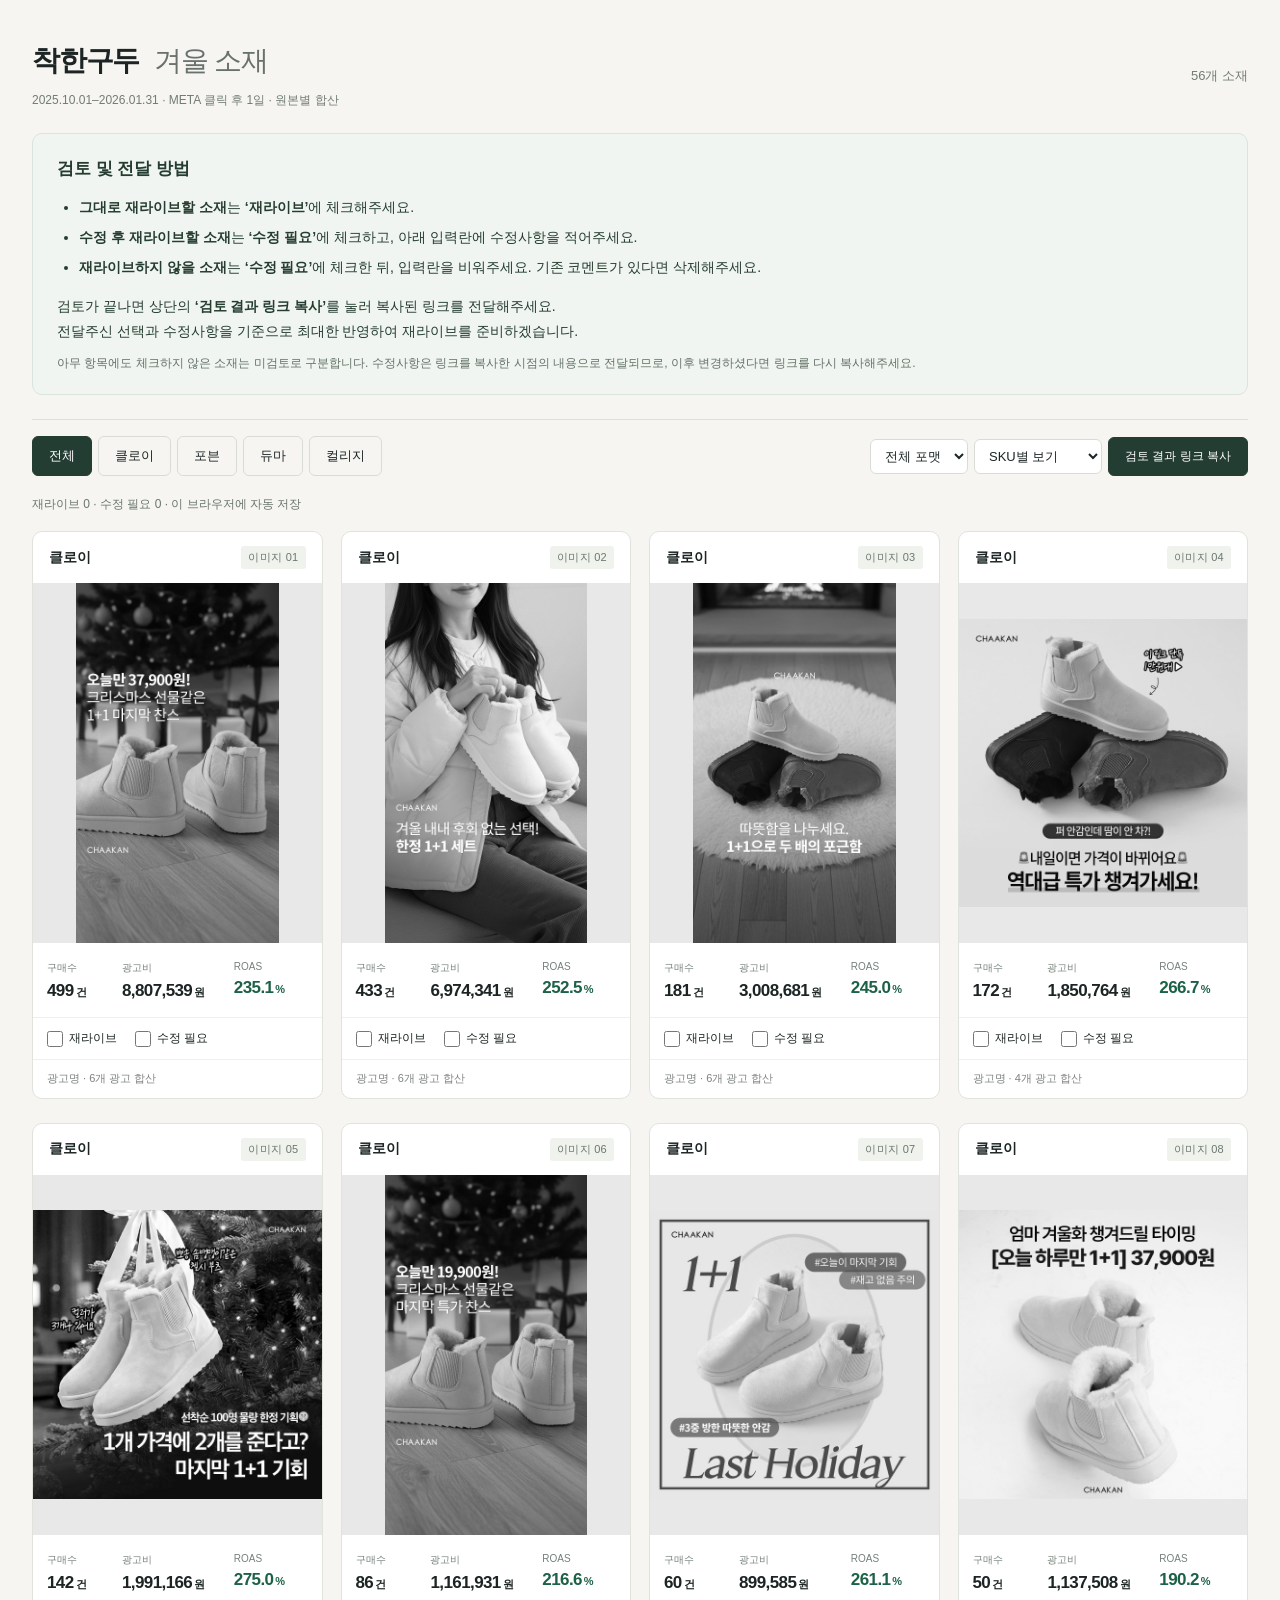
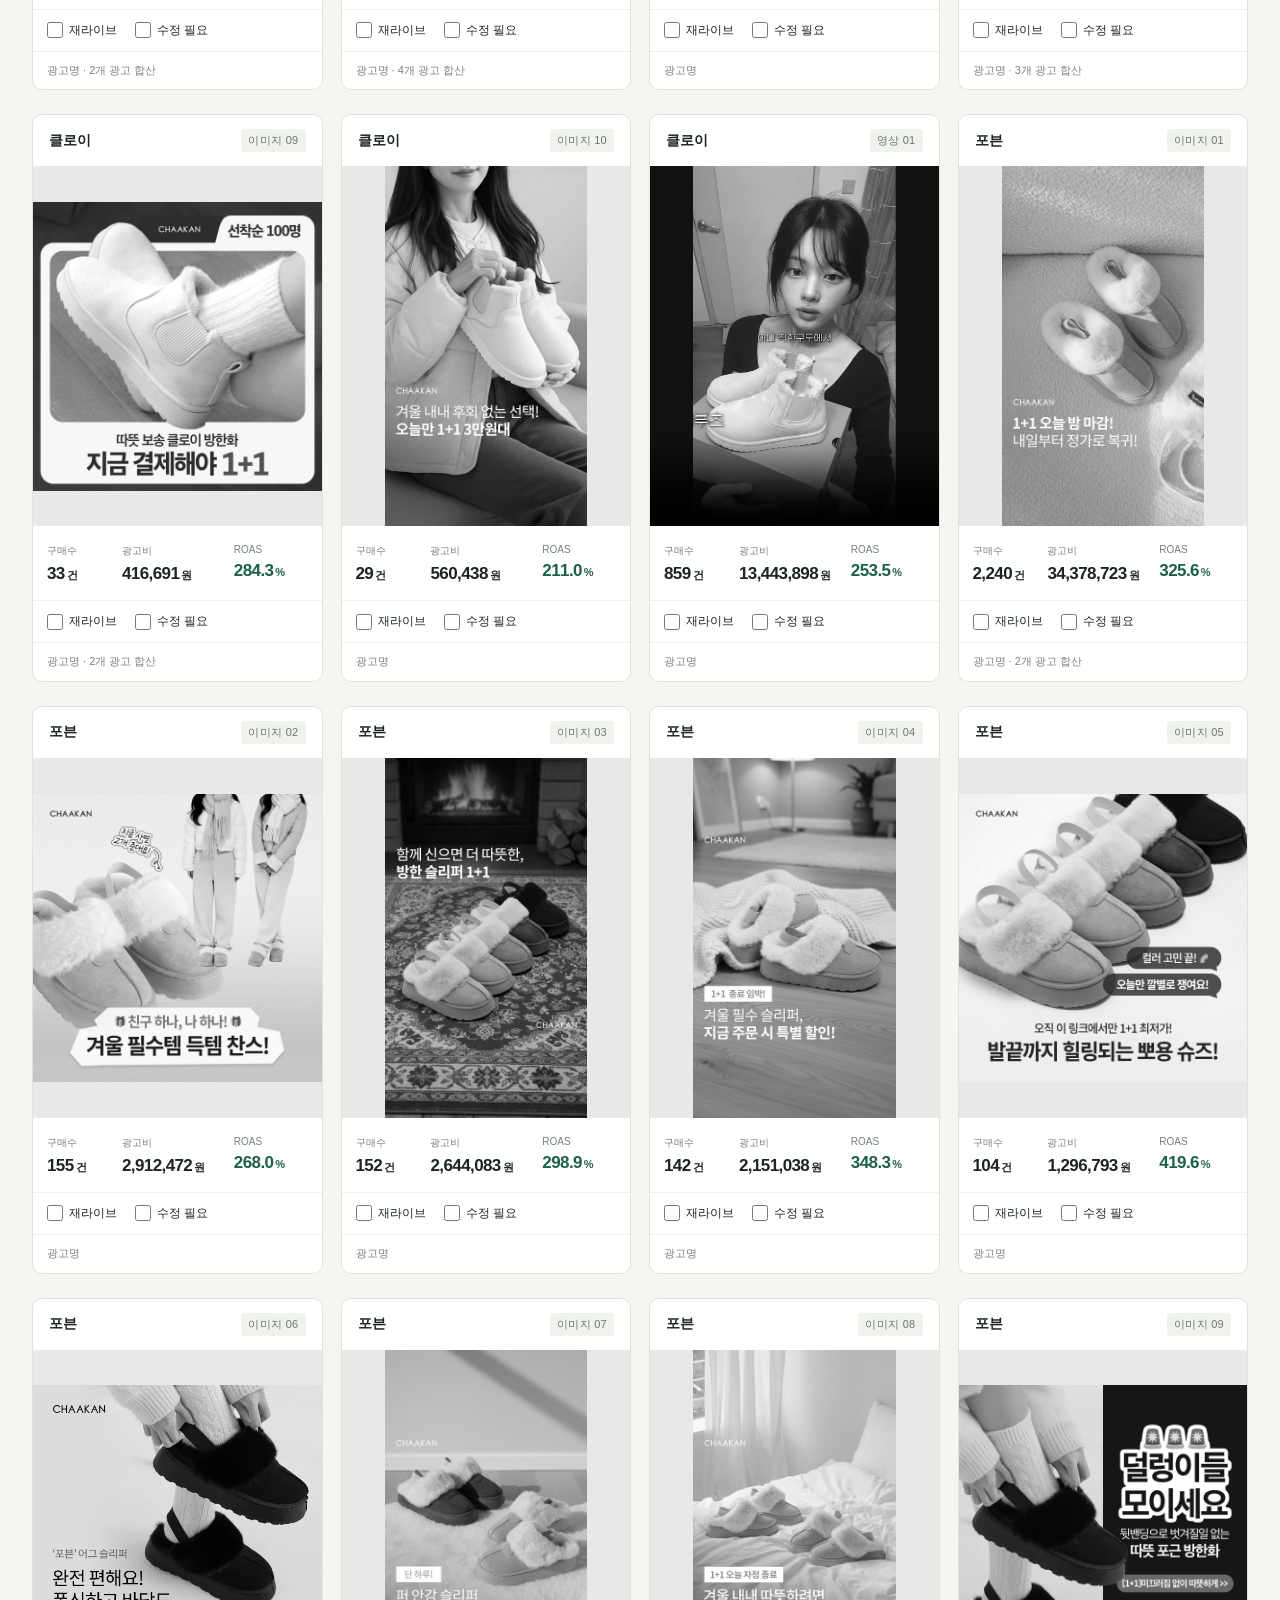
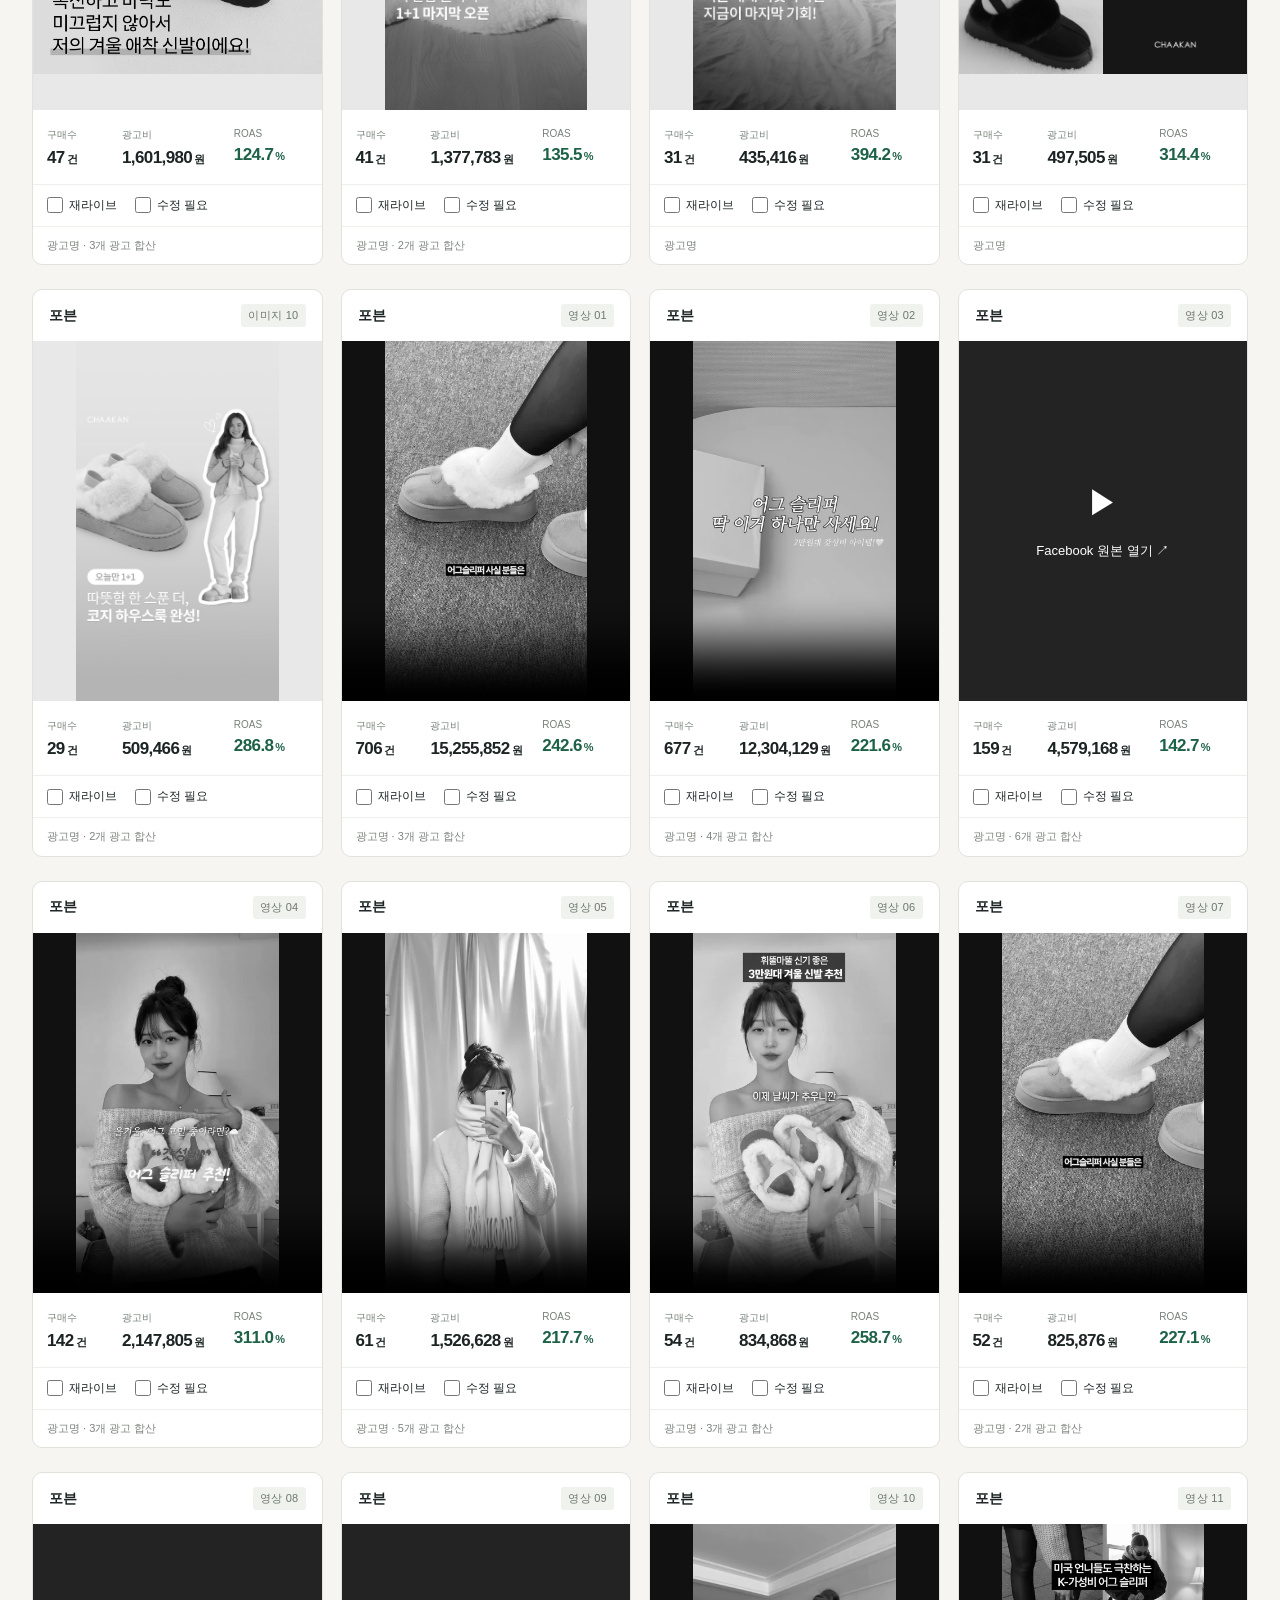
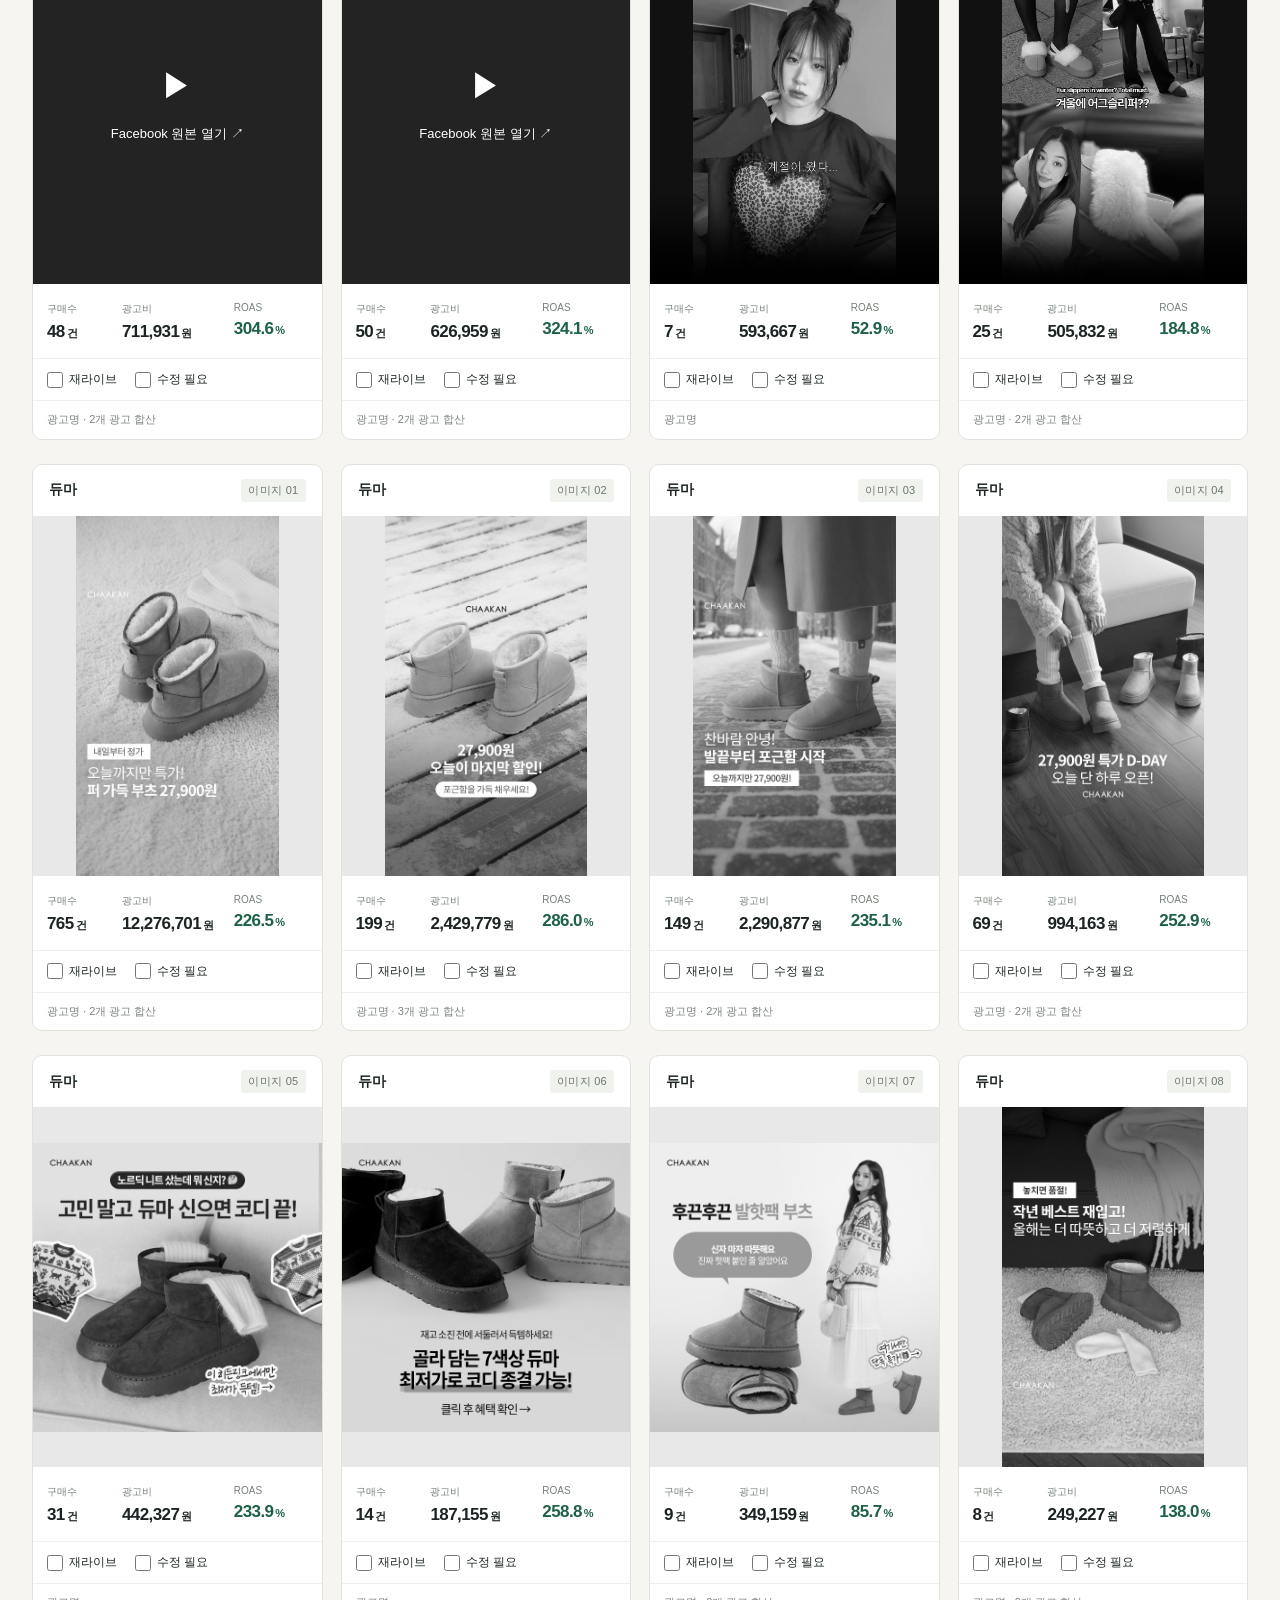
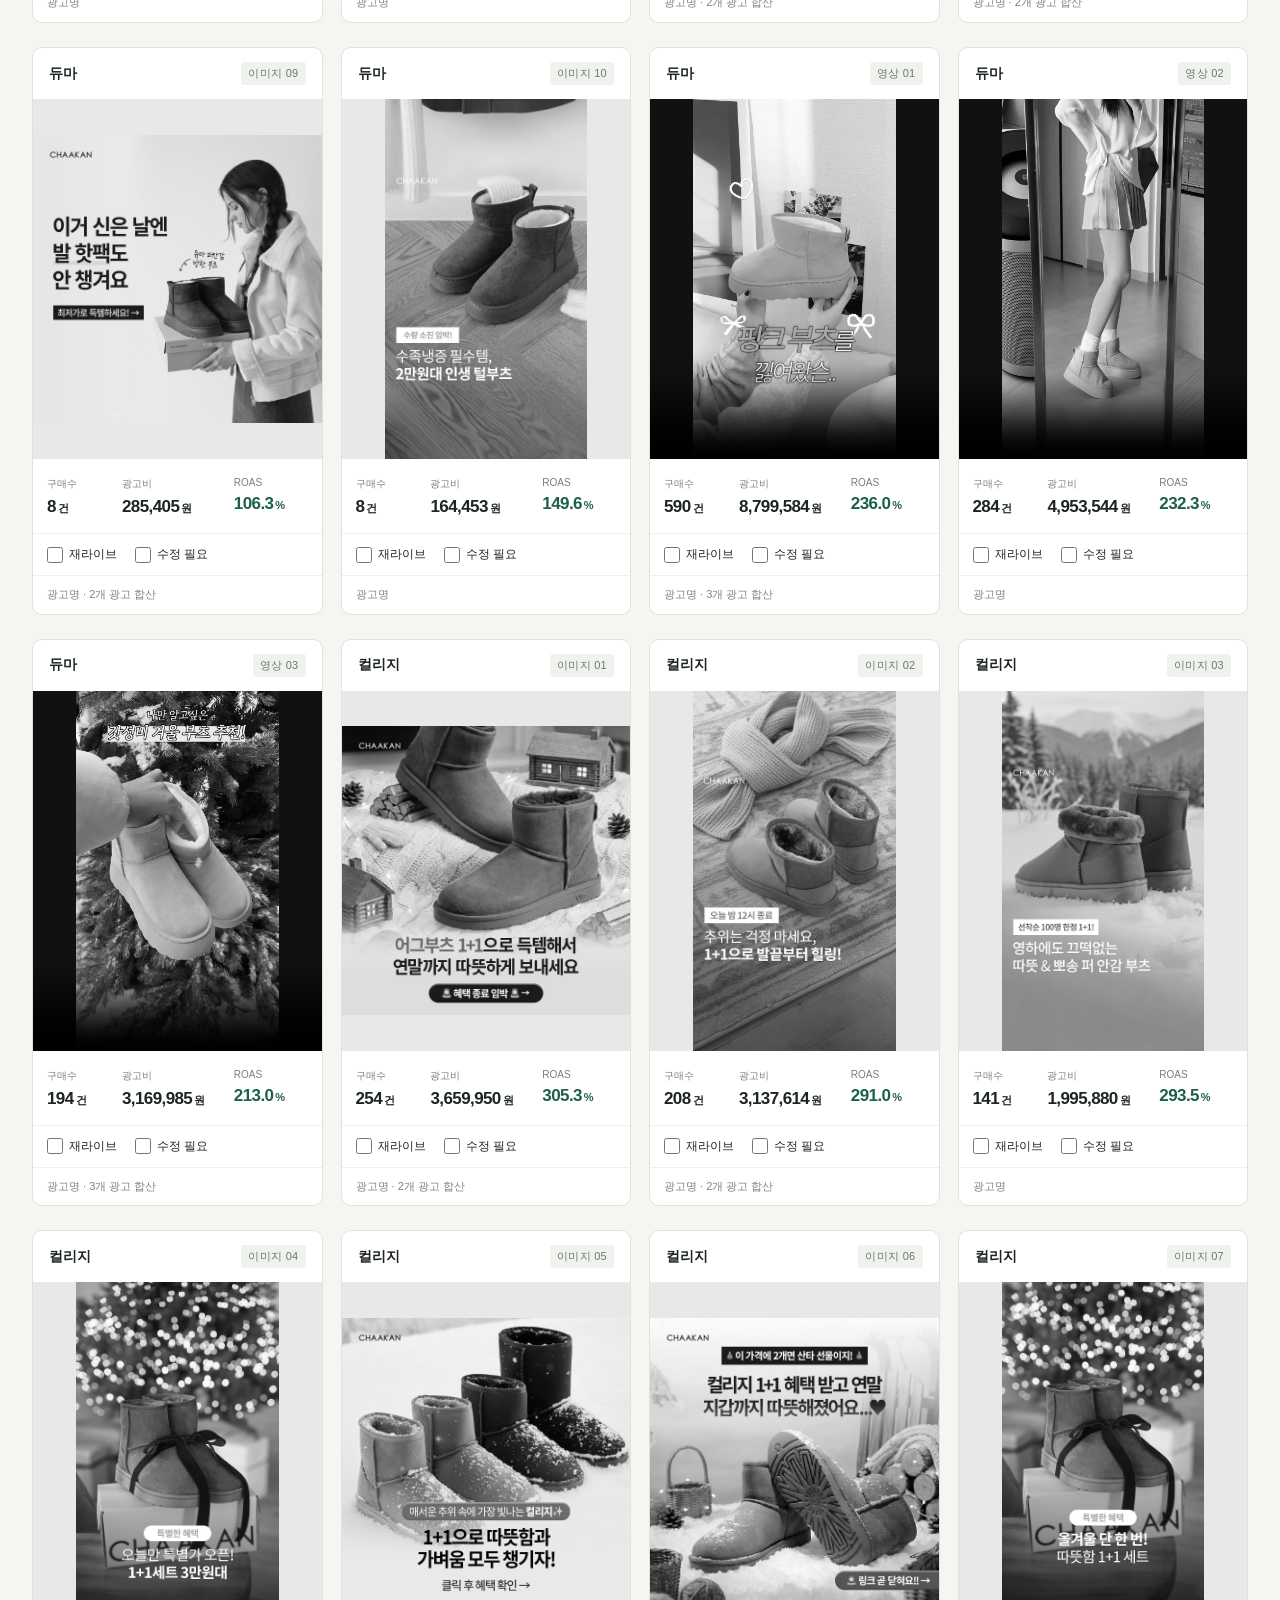
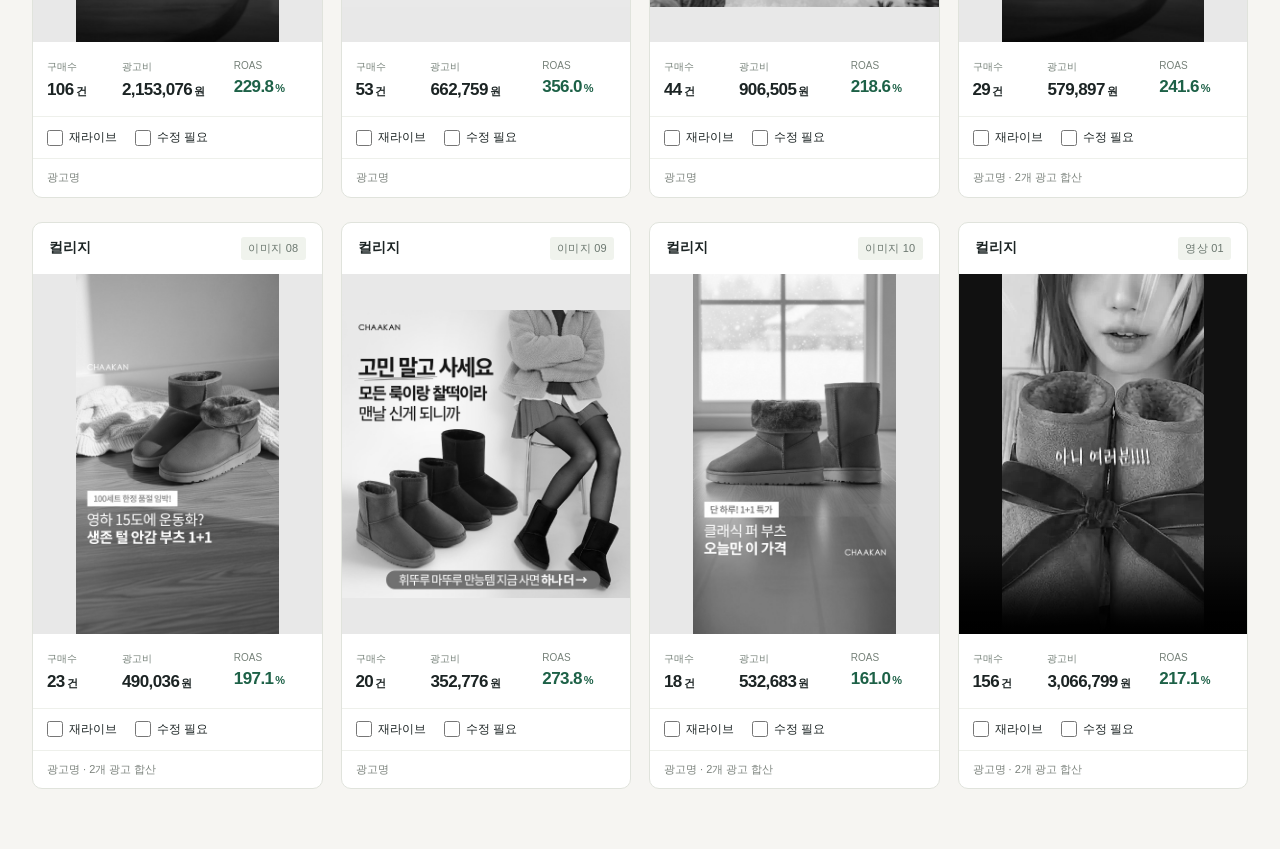
<file: index.html>
<!doctype html>
<html lang="ko"><head><meta charset="utf-8"><meta name="viewport" content="width=device-width,initial-scale=1"><meta name="robots" content="noindex,nofollow"><title>착한구두 · 겨울 소재</title><link rel="stylesheet" href="style.css"><link rel="stylesheet" href="review.css"></head>
<body><header><div><h1>착한구두 <span>겨울 소재</span></h1><p>2025.10.01–2026.01.31 · META 클릭 후 1일 · 원본별 합산</p></div><div id="count"></div></header>
<main><aside class="review-guide" aria-labelledby="review-guide-title"><h2 id="review-guide-title">검토 및 전달 방법</h2><ul><li><strong>그대로 재라이브할 소재</strong>는 <b>‘재라이브’</b>에 체크해주세요.</li><li><strong>수정 후 재라이브할 소재</strong>는 <b>‘수정 필요’</b>에 체크하고, 아래 입력란에 수정사항을 적어주세요.</li><li><strong>재라이브하지 않을 소재</strong>는 <b>‘수정 필요’</b>에 체크한 뒤, 입력란을 비워주세요. 기존 코멘트가 있다면 삭제해주세요.</li></ul><p>검토가 끝나면 상단의 <b>‘검토 결과 링크 복사’</b>를 눌러 복사된 링크를 전달해주세요.<br>전달주신 선택과 수정사항을 기준으로 최대한 반영하여 재라이브를 준비하겠습니다.</p><small>아무 항목에도 체크하지 않은 소재는 미검토로 구분합니다. 수정사항은 링크를 복사한 시점의 내용으로 전달되므로, 이후 변경하셨다면 링크를 다시 복사해주세요.</small></aside><div class="toolbar"><nav aria-label="SKU"><button class="active" data-sku="전체">전체</button><button data-sku="클로이">클로이</button><button data-sku="포븐">포븐</button><button data-sku="듀마">듀마</button><button data-sku="컬리지">컬리지</button></nav><div class="controls"><select id="format" aria-label="포맷"><option>전체 포맷</option><option>이미지</option><option>영상</option></select><select id="sort" aria-label="정렬"><option value="default">SKU별 보기</option><option value="purchases">구매수 높은 순</option><option value="cost">광고비 높은 순</option><option value="roas">ROAS 높은 순</option></select></div></div><div id="grid" class="grid"></div></main>
<dialog id="viewer"><button class="close" aria-label="닫기">×</button><img id="large" alt="소재 확대"><div id="caption"></div></dialog><script src="data.js"></script><script src="review.js"></script></body></html>
</file>
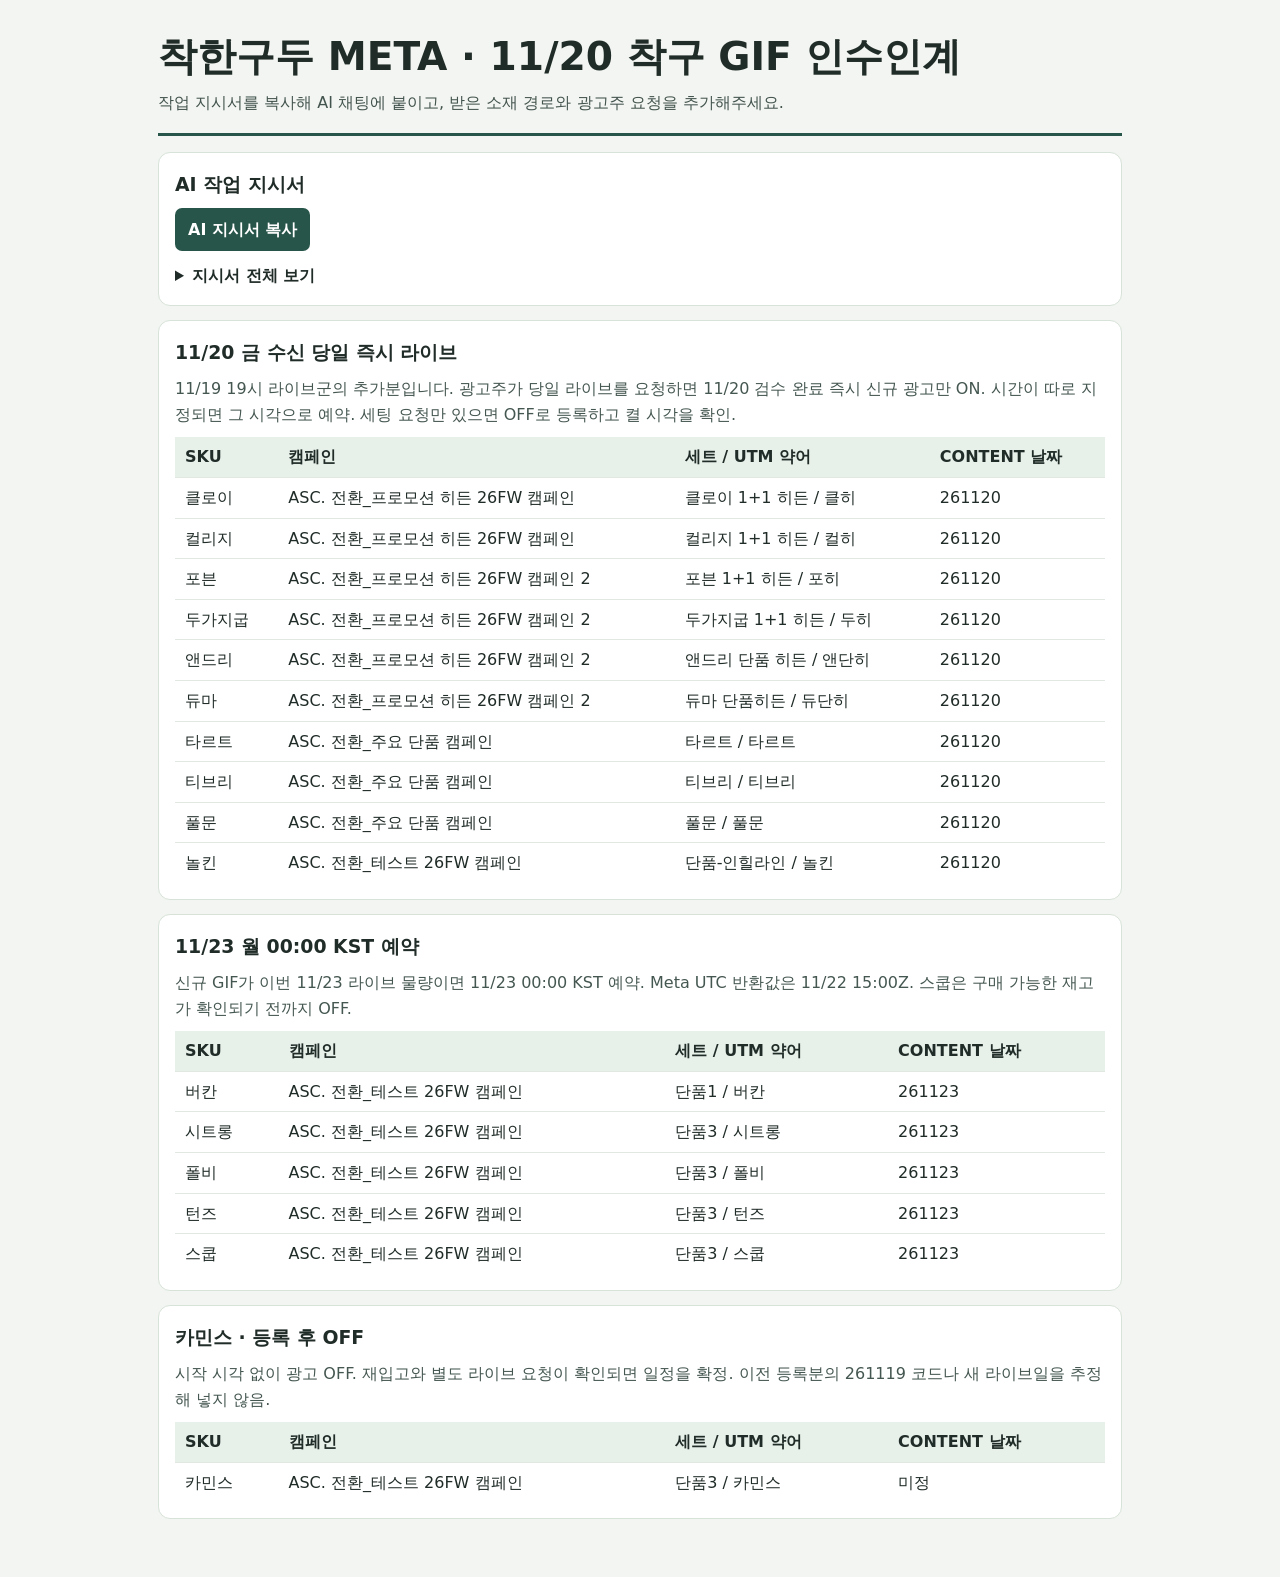
<file: gif-handoff-20261120/index.html>
<!doctype html><html lang="ko"><head><meta charset="utf-8"><meta name="viewport" content="width=device-width,initial-scale=1"><meta name="robots" content="noindex,nofollow"><title>착한구두 META · 11/20 착구 GIF 인수인계</title><style>
:root{font:16px/1.6 system-ui,"Malgun Gothic",sans-serif;color:#202c28;background:#f2f5f1}*{box-sizing:border-box}body{margin:0}main{max-width:1000px;margin:auto;padding:32px 18px 44px}h1,h2,p{margin:0}h1{font-size:clamp(1.65rem,4vw,2.45rem);line-height:1.25}h2{font-size:1.18rem;margin-bottom:9px}header{border-bottom:3px solid #28554a;padding-bottom:17px;margin-bottom:16px}header p{margin-top:9px;color:#43534e}section{border-radius:12px;border:1px solid #d7e2d8;background:white;padding:16px;margin:14px 0}.wrap{overflow:auto}table{border-collapse:collapse;width:100%;min-width:630px}td,th{text-align:left;padding:7px 10px;border-bottom:1px solid #e0e8e1}th{background:#e8f0ea}tbody tr:last-child td{border:0}.note{margin-bottom:10px;color:#455751}button{border:0;border-radius:7px;background:#28554a;color:white;font:inherit;font-weight:700;padding:9px 13px;cursor:pointer}#status{margin-left:10px}textarea{display:block;width:100%;min-height:520px;margin-top:12px;padding:12px;border:1px solid #b5c8ba;border-radius:7px;background:#f8faf8;font:inherit;line-height:1.55}details{margin-top:12px}summary{cursor:pointer;font-weight:650}@media(max-width:560px){main{padding:20px 10px}td,th{padding:7px}}
</style></head><body><main><header><h1>착한구두 META · 11/20 착구 GIF 인수인계</h1><p>작업 지시서를 복사해 AI 채팅에 붙이고, 받은 소재 경로와 광고주 요청을 추가해주세요.</p></header>
<section><h2>AI 작업 지시서</h2><button type="button" id="copy">AI 지시서 복사</button><span id="status" role="status"></span><details id="instructions"><summary>지시서 전체 보기</summary><textarea id="prompt" aria-label="AI 작업 지시서" readonly>착한구두 META 1계정(MKM_채리_착한구두)에서 2026-11-20에 전달받은 착구 제작 GIF 추가분을 아래 기준으로 세팅해줘.

소재 폴더 또는 ZIP 경로: [여기에 입력]
광고협업 최신 요청: [요청 원문 또는 스레드 링크. 바로 라이브 요청인지, 별도 시각이 있는지 포함]

[1. 일정과 세팅 위치 · Asia/Seoul]
최신 광고주 정정이 있으면 해당 SKU에 반영해. 실제 받은 파일만 처리해.
히든 = ASC. 전환_프로모션 히든 26FW 캠페인
히든2 = ASC. 전환_프로모션 히든 26FW 캠페인 2
주요 = ASC. 전환_주요 단품 캠페인
테스트 = ASC. 전환_테스트 26FW 캠페인

11/20 금 수신 당일 즉시 라이브
11/19 19시 라이브군의 추가분입니다. 광고주가 당일 라이브를 요청하면 11/20 검수 완료 즉시 신규 광고만 ON. 시간이 따로 지정되면 그 시각으로 예약. 세팅 요청만 있으면 OFF로 등록하고 켤 시각을 확인.
- 클로이 → 히든 / 클로이 1+1 히든 / 클히 · CONTENT 날짜 261120
- 컬리지 → 히든 / 컬리지 1+1 히든 / 컬히 · CONTENT 날짜 261120
- 포븐 → 히든2 / 포븐 1+1 히든 / 포히 · CONTENT 날짜 261120
- 두가지굽 → 히든2 / 두가지굽 1+1 히든 / 두히 · CONTENT 날짜 261120
- 앤드리 → 히든2 / 앤드리 단품 히든 / 앤단히 · CONTENT 날짜 261120
- 듀마 → 히든2 / 듀마 단품히든 / 듀단히 · CONTENT 날짜 261120
- 타르트 → 주요 / 타르트 / 타르트 · CONTENT 날짜 261120
- 티브리 → 주요 / 티브리 / 티브리 · CONTENT 날짜 261120
- 풀문 → 주요 / 풀문 / 풀문 · CONTENT 날짜 261120
- 놀킨 → 테스트 / 단품-인힐라인 / 놀킨 · CONTENT 날짜 261120

11/23 월 00:00 KST 예약
신규 GIF가 이번 11/23 라이브 물량이면 11/23 00:00 KST 예약. Meta UTC 반환값은 11/22 15:00Z. 스쿱은 구매 가능한 재고가 확인되기 전까지 OFF.
- 버칸 → 테스트 / 단품1 / 버칸 · CONTENT 날짜 261123
- 시트롱 → 테스트 / 단품3 / 시트롱 · CONTENT 날짜 261123
- 폴비 → 테스트 / 단품3 / 폴비 · CONTENT 날짜 261123
- 턴즈 → 테스트 / 단품3 / 턴즈 · CONTENT 날짜 261123
- 스쿱 → 테스트 / 단품3 / 스쿱 · CONTENT 날짜 261123

카민스 · 등록 후 OFF
시작 시각 없이 광고 OFF. 재입고와 별도 라이브 요청이 확인되면 일정을 확정. 이전 등록분의 261119 코드나 새 라이브일을 추정해 넣지 않음.
- 카민스 → 테스트 / 단품3 / 카민스 · CONTENT 날짜 미정
- 풀문은 1계정에서 재개됨. 신규 GIF만 추가하고 기존 광고나 상위 세트 상태는 건드리지 마.
- 앤드리는 11/19 신규 소재만 테스트 중이야. 기존에 꺼둔 소재는 그대로 두고 이번 추가 요청분만 등록해.
- 단품1이 등록 한도면 기존 광고를 삭제하거나 다른 세트로 임의 이동하지 말고 버칸만 보류해. 표 밖 SKU나 블프·파트너 콘텐츠는 별도 요청 건이야.

[2. 파일 확인 및 복사 기준]
1) MKM에 본인 계정과 착한구두 권한으로 연결하고, 수신 경로의 파일만 목록으로 만들어. ZIP이면 별도 폴더에 풀고 원본은 유지해. 제외 표시 X, 동일 파일 중복, 다른 주차·다른 유형은 작업에서 빼.
2) 11/19에 이미 등록한 착구 GIF가 있어. MKM 세팅 이력과 Meta 대상 세트를 먼저 확인해서 원본 파일명과 영상 내용, 목적지, 실제 광고 상태를 대조해. 파일명이 달라도 원본이 동일하면 중복 여부를 확인하고, 수정본은 교체 또는 별도 추가 지시를 확인해.
3) 같은 계정·세트의 최신 동일 SKU·동일 혜택 광고를 찾아 기본문구·제목·설명·CTA·페이지/Instagram을 기준으로 사용해. 전체 광고를 그대로 복제하는 대신 새 GIF를 연결해. SKU·일반/히든·단품/1+1·가격·재고·랜딩이 맞는지 검수해. 앤드리는 포근함·스웨이드 문구를 쓰고 듀마의 ‘27,900원’은 해당 영상과 현재 랜딩 가격이 맞을 때 그대로 사용해.
4) GIF는 받은 세로 원본 그대로 영상 1건씩 등록해. 자동화·(gif) 등 파일명의 토큰과 제작자·날짜를 유지하고 파일 확장자는 광고명에서 빼. 자동 음악과 다른 개선 옵션은 모두 OFF.

[3. 이름·랜딩·UTM]
- 광고명 ASC1. {원본 파일명에서 확장자만 제거}_{CONTENT}
- UTM source=meta / medium=conversion / campaign=메타_{기존 동일 SKU값}
- CONTENT 메타_{히든·히든2·주요·테스트}_{실제 라이브일 YYMMDD}_{표의 SKU 약어}_{연번}
- 예시 포븐 금요일 메타_히든2_261120_포히_{연번}, 버칸 월요일 메타_테스트_261123_버칸_{연번}. 카민스 일정이 미정이면 이번 요청의 작업용 CONTENT 날짜만 확인해.
- 정확한 연번은 실제 등록된 코드와 대조해서 이어 붙여. 이전 광고의 CONTENT나 시작 시각을 복사하지 마. 최종 URL에는 기존 상품 경로·상품번호와 필요한 비UTM 값을 보존하고 새 UTM 네 항목을 각각 한 번만 붙여. 별도 URL 매개변수 칸에 중복으로 넣지 마.

[4. 등록과 완료 확인]
1) 읽기와 파일 검수는 병렬로 하고, 동일 세트·랜딩·일정은 묶어서 처리해. 승인으로 주어진 범위에서 OFF 등록 후 재조회해. 등록만 요청됐으면 OFF 확인, 라이브 승인까지 포함이면 즉시 ON 또는 미래 예약 ON을 해당 신규 광고에만 적용해. 미래 예약은 콘텐츠 날짜와 저장된 KST 시작 시각을 먼저 맞춰. 한 건 자료가 부족하면 해당 건만 보류하고 확인된 나머지를 처리해.
2) 광고 ID, 원본 파일, 캠페인·세트, 최종 URL과 UTM, 저장된 시작 시각(KST), 광고 설정과 상위 게재 상태를 다시 읽어. 생성 응답이 불명확하면 광고명·UTM으로 재조회한 뒤 추가 시도를 판단해. 성공 확인한 건은 MKM 세팅 내역에 남겨.
3) 회신은 ‘수신 N / 신규 등록 N / 중복 제외 N / 보류 N’으로 시작하고, SKU별 광고명·광고 ID·세트·일정·ON/OFF와 보류 사유를 정리해. 기존 광고나 캠페인·세트 예산 변경은 이번 GIF 요청의 범위 밖이야.</textarea></details></section>
<section><h2>11/20 금 수신 당일 즉시 라이브</h2><p class="note">11/19 19시 라이브군의 추가분입니다. 광고주가 당일 라이브를 요청하면 11/20 검수 완료 즉시 신규 광고만 ON. 시간이 따로 지정되면 그 시각으로 예약. 세팅 요청만 있으면 OFF로 등록하고 켤 시각을 확인.</p><div class="wrap"><table><thead><tr><th scope="col">SKU</th><th scope="col">캠페인</th><th scope="col">세트 / UTM 약어</th><th scope="col">CONTENT 날짜</th></tr></thead><tbody><tr><td>클로이</td><td>ASC. 전환_프로모션 히든 26FW 캠페인</td><td>클로이 1+1 히든 / 클히</td><td>261120</td></tr><tr><td>컬리지</td><td>ASC. 전환_프로모션 히든 26FW 캠페인</td><td>컬리지 1+1 히든 / 컬히</td><td>261120</td></tr><tr><td>포븐</td><td>ASC. 전환_프로모션 히든 26FW 캠페인 2</td><td>포븐 1+1 히든 / 포히</td><td>261120</td></tr><tr><td>두가지굽</td><td>ASC. 전환_프로모션 히든 26FW 캠페인 2</td><td>두가지굽 1+1 히든 / 두히</td><td>261120</td></tr><tr><td>앤드리</td><td>ASC. 전환_프로모션 히든 26FW 캠페인 2</td><td>앤드리 단품 히든 / 앤단히</td><td>261120</td></tr><tr><td>듀마</td><td>ASC. 전환_프로모션 히든 26FW 캠페인 2</td><td>듀마 단품히든 / 듀단히</td><td>261120</td></tr><tr><td>타르트</td><td>ASC. 전환_주요 단품 캠페인</td><td>타르트 / 타르트</td><td>261120</td></tr><tr><td>티브리</td><td>ASC. 전환_주요 단품 캠페인</td><td>티브리 / 티브리</td><td>261120</td></tr><tr><td>풀문</td><td>ASC. 전환_주요 단품 캠페인</td><td>풀문 / 풀문</td><td>261120</td></tr><tr><td>놀킨</td><td>ASC. 전환_테스트 26FW 캠페인</td><td>단품-인힐라인 / 놀킨</td><td>261120</td></tr></tbody></table></div></section><section><h2>11/23 월 00:00 KST 예약</h2><p class="note">신규 GIF가 이번 11/23 라이브 물량이면 11/23 00:00 KST 예약. Meta UTC 반환값은 11/22 15:00Z. 스쿱은 구매 가능한 재고가 확인되기 전까지 OFF.</p><div class="wrap"><table><thead><tr><th scope="col">SKU</th><th scope="col">캠페인</th><th scope="col">세트 / UTM 약어</th><th scope="col">CONTENT 날짜</th></tr></thead><tbody><tr><td>버칸</td><td>ASC. 전환_테스트 26FW 캠페인</td><td>단품1 / 버칸</td><td>261123</td></tr><tr><td>시트롱</td><td>ASC. 전환_테스트 26FW 캠페인</td><td>단품3 / 시트롱</td><td>261123</td></tr><tr><td>폴비</td><td>ASC. 전환_테스트 26FW 캠페인</td><td>단품3 / 폴비</td><td>261123</td></tr><tr><td>턴즈</td><td>ASC. 전환_테스트 26FW 캠페인</td><td>단품3 / 턴즈</td><td>261123</td></tr><tr><td>스쿱</td><td>ASC. 전환_테스트 26FW 캠페인</td><td>단품3 / 스쿱</td><td>261123</td></tr></tbody></table></div></section><section><h2>카민스 · 등록 후 OFF</h2><p class="note">시작 시각 없이 광고 OFF. 재입고와 별도 라이브 요청이 확인되면 일정을 확정. 이전 등록분의 261119 코드나 새 라이브일을 추정해 넣지 않음.</p><div class="wrap"><table><thead><tr><th scope="col">SKU</th><th scope="col">캠페인</th><th scope="col">세트 / UTM 약어</th><th scope="col">CONTENT 날짜</th></tr></thead><tbody><tr><td>카민스</td><td>ASC. 전환_테스트 26FW 캠페인</td><td>단품3 / 카민스</td><td>미정</td></tr></tbody></table></div></section>
</main><script>
const instructions=document.querySelector('#instructions'),prompt=document.querySelector('#prompt'),status=document.querySelector('#status');
document.querySelector('#copy').addEventListener('click',async()=>{try{await navigator.clipboard.writeText(prompt.value);status.textContent='복사 완료'}catch{instructions.open=true;prompt.focus();prompt.select();status.textContent='선택된 지시서를 복사해주세요'}});
</script></body></html>
</file>
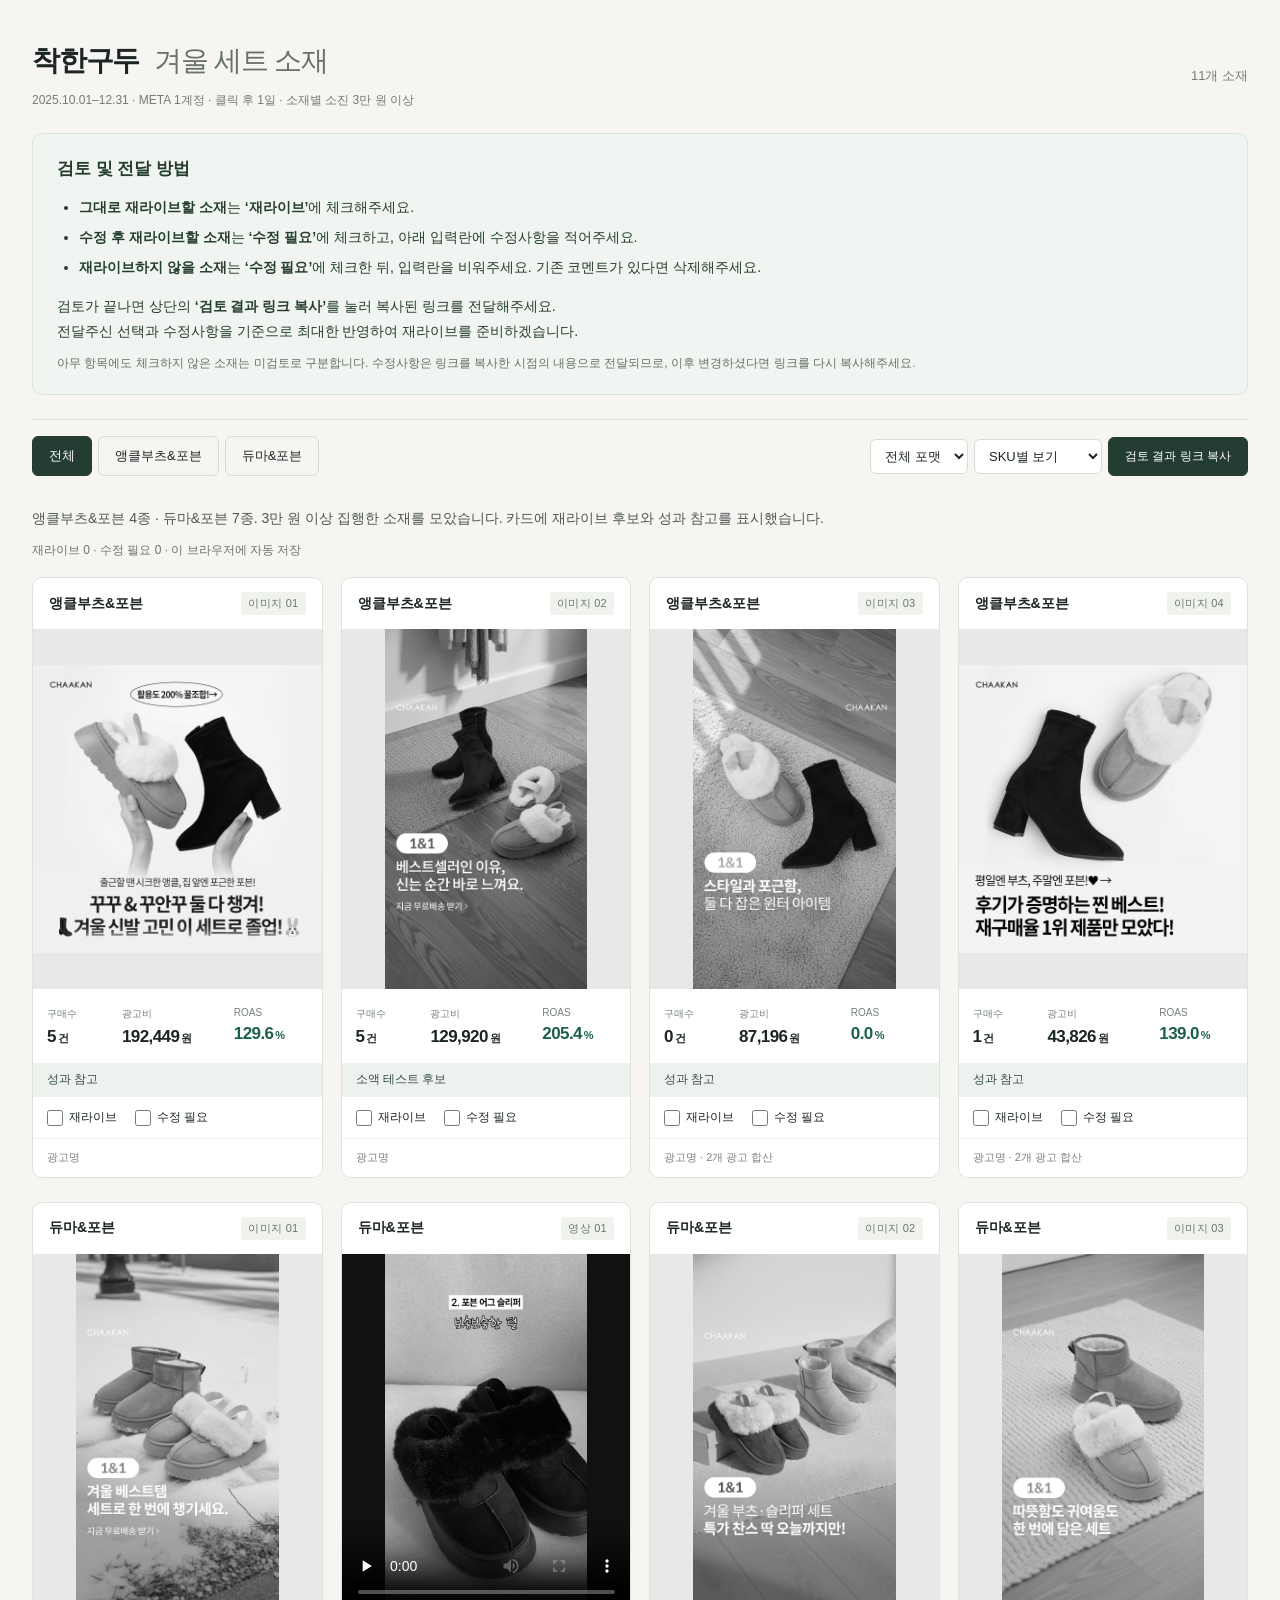
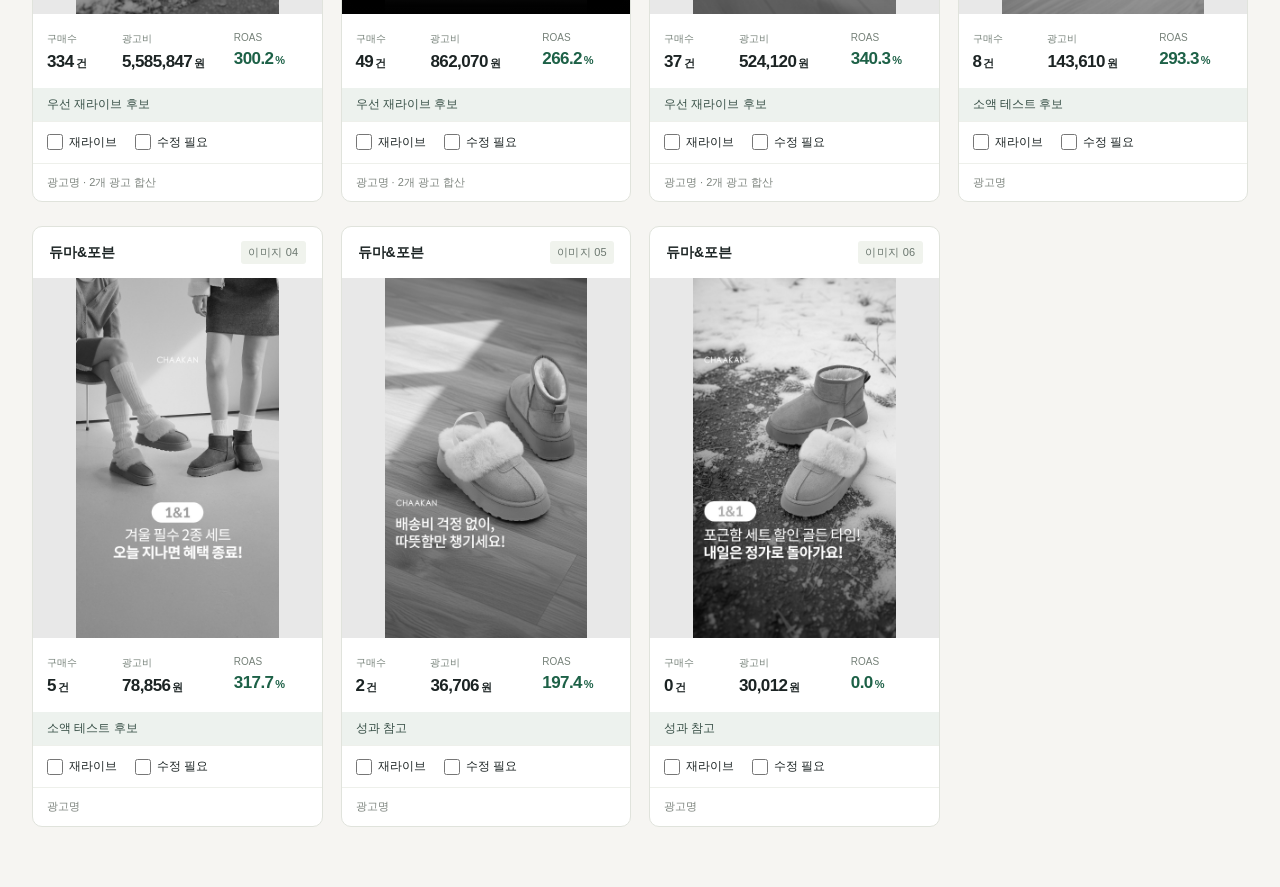
<file: winter-combo-20261119/index.html>
<!doctype html>
<html lang="ko"><head><meta charset="utf-8"><meta name="viewport" content="width=device-width,initial-scale=1"><meta name="robots" content="noindex,nofollow"><title>착한구두 · 겨울 세트 소재</title><link rel="stylesheet" href="style.css"><link rel="stylesheet" href="review.css"></head>
<body><header><div><h1>착한구두 <span>겨울 세트 소재</span></h1><p>2025.10.01–12.31 · META 1계정 · 클릭 후 1일 · 소재별 소진 3만 원 이상</p></div><div id="count"></div></header>
<main><aside class="review-guide" aria-labelledby="review-guide-title"><h2 id="review-guide-title">검토 및 전달 방법</h2><ul><li><strong>그대로 재라이브할 소재</strong>는 <b>‘재라이브’</b>에 체크해주세요.</li><li><strong>수정 후 재라이브할 소재</strong>는 <b>‘수정 필요’</b>에 체크하고, 아래 입력란에 수정사항을 적어주세요.</li><li><strong>재라이브하지 않을 소재</strong>는 <b>‘수정 필요’</b>에 체크한 뒤, 입력란을 비워주세요. 기존 코멘트가 있다면 삭제해주세요.</li></ul><p>검토가 끝나면 상단의 <b>‘검토 결과 링크 복사’</b>를 눌러 복사된 링크를 전달해주세요.<br>전달주신 선택과 수정사항을 기준으로 최대한 반영하여 재라이브를 준비하겠습니다.</p><small>아무 항목에도 체크하지 않은 소재는 미검토로 구분합니다. 수정사항은 링크를 복사한 시점의 내용으로 전달되므로, 이후 변경하셨다면 링크를 다시 복사해주세요.</small></aside><div class="toolbar"><nav aria-label="상품 조합"><button class="active" data-sku="전체">전체</button><button data-sku="앵클부츠&amp;포븐">앵클부츠&amp;포븐</button><button data-sku="듀마&amp;포븐">듀마&amp;포븐</button></nav><div class="controls"><select id="format" aria-label="포맷"><option>전체 포맷</option><option>이미지</option><option>영상</option></select><select id="sort" aria-label="정렬"><option value="default">SKU별 보기</option><option value="purchases">구매수 높은 순</option><option value="cost">광고비 높은 순</option><option value="roas">ROAS 높은 순</option></select></div></div><p class="selection-note">앵클부츠&amp;포븐 4종 · 듀마&amp;포븐 7종. 3만 원 이상 집행한 소재를 모았습니다. 카드에 재라이브 후보와 성과 참고를 표시했습니다.</p><div id="grid" class="grid"></div></main>
<dialog id="viewer"><button class="close" aria-label="닫기">×</button><img id="large" alt="소재 확대"><div id="caption"></div></dialog><script src="data.js?v=900"></script><script src="review.js"></script></body></html>
</file>
<file: style.css>
*{box-sizing:border-box}body{margin:0;background:#f6f5f2;color:#1c2424;font-family:Arial,'Malgun Gothic',sans-serif}header{max-width:1440px;margin:auto;padding:42px 32px 24px;display:flex;justify-content:space-between;align-items:center}h1{font-size:28px;letter-spacing:-1.2px;margin:0}h1 span{font-weight:400;color:#68716b;margin-left:8px}header p{font-size:12px;color:#727b75;margin:12px 0 0}#count{font-size:13px;color:#727b75}main{max-width:1440px;margin:auto;padding:0 32px 60px}.toolbar{position:sticky;top:0;z-index:5;background:#f6f5f2ed;backdrop-filter:blur(12px);padding:16px 0 20px;display:flex;justify-content:space-between;gap:16px;border-top:1px solid #dddfd8}nav,.controls{display:flex;gap:6px;flex-wrap:wrap}button,select{font:inherit;font-size:13px;border:1px solid #d9dcd4;background:transparent;border-radius:6px;padding:10px 16px;color:inherit;cursor:pointer}nav button.active{background:#243d33;color:white;border-color:#243d33}select{background:#fff;padding:8px 10px}.grid{display:grid;grid-template-columns:repeat(4,minmax(0,1fr));gap:24px 18px}.card{background:#fff;border:1px solid #e0e3dc;border-radius:10px;overflow:hidden;min-width:0}.label{padding:14px 16px;display:flex;justify-content:space-between;align-items:center;font-size:14px;font-weight:700}.label span{font-size:11px;letter-spacing:.3px;font-weight:400;color:#6b776f;background:#f0f3ed;padding:4px 7px;border-radius:3px}.media{height:360px;background:#e8e9e3;display:flex;align-items:center;justify-content:center;position:relative;overflow:hidden}.media img,.media video{height:100%;width:100%;object-fit:contain;background:#e8e9e3}.media img{cursor:zoom-in}.media video{background:#111}.external{width:100%;height:100%;display:flex;flex-direction:column;align-items:center;justify-content:center;gap:16px;background:#1d2521;color:white;text-decoration:none}.external b{font-size:32px;font-weight:400}.external span{font-size:13px}.metrics{display:grid;grid-template-columns:1fr 1.55fr 1.1fr;padding:18px 14px 16px;gap:8px}.metric small{display:block;font-size:10px;color:#758078;margin-bottom:6px}.metric strong{font-size:17px;font-weight:600;white-space:nowrap;letter-spacing:-.6px}.metric:last-child strong{color:#1d6147}.metric i{font-style:normal;font-size:11px;margin-left:2px}.source{border-top:1px solid #eef0eb;font-size:10px;color:#7c837d;padding:10px 14px;line-height:1.6;overflow-wrap:anywhere}.source summary{cursor:pointer;list-style:none;font-size:11px}.source p{margin:8px 0 0}dialog{border:0;border-radius:10px;padding:14px;background:#fff;max-width:95vw;max-height:95vh}dialog::backdrop{background:#000c}dialog img{display:block;max-height:83vh;max-width:86vw;object-fit:contain;margin:auto}.close{position:absolute;top:12px;right:12px;background:white;border:0;border-radius:50%;width:38px;height:38px;font-size:26px;padding:0;box-shadow:0 0 8px #0003}#caption{font-size:12px;text-align:center;padding:12px 32px 0;color:#666}@media(min-width:1500px){.media{height:410px}}@media(max-width:1150px){.grid{grid-template-columns:repeat(3,minmax(0,1fr))}}@media(max-width:850px){.grid{grid-template-columns:repeat(2,minmax(0,1fr))}.toolbar{flex-direction:column}.media{height:390px}header,main{padding-left:18px;padding-right:18px}}@media(max-width:500px){h1{font-size:22px}header{padding-top:24px}.grid{grid-template-columns:1fr;gap:18px}.media{height:auto;min-height:300px;max-height:70vh}.media img,.media video{max-height:70vh;height:auto}.external{min-height:350px}nav button{padding:9px 12px}.metric strong{font-size:21px}.metrics{padding:20px}#count{display:none}}
</file>
<file: review.css>
.card .media{filter:grayscale(1);transition:filter .18s}.card.approved .media{filter:none}.card.approved{border-color:#407c58;box-shadow:0 0 0 1px #407c5822}.card.needs-edit{border-color:#c6923f}.review{padding:12px 14px;border-top:1px solid #eef0eb}.review-options{display:flex;gap:18px;font-size:12px;align-items:center}.review-options label{display:flex;gap:6px;align-items:center;cursor:pointer}.review-options input{accent-color:#286b47;width:16px;height:16px;margin:0}.review-options label:nth-child(2) input{accent-color:#b78329}.memo{display:block;width:100%;min-height:78px;margin-top:12px;padding:10px;border:1px solid #dfcda9;background:#fffdf8;border-radius:5px;resize:vertical;font:12px/1.6 Arial,'Malgun Gothic',sans-serif}.memo[hidden]{display:none}#share-review{background:#243d33;color:white;border-color:#243d33;font-size:12px}#review-summary{font-size:12px;color:#69756c;margin-bottom:18px}.card.approved .label{color:#276743}.card.needs-edit .label{color:#9a6d1f}.toolbar{flex-wrap:wrap}.controls{align-items:center}.review-hint{font-size:11px;color:#7c837d;margin-left:auto}@media(max-width:500px){.controls{gap:5px}.controls select{max-width:138px}#share-review{padding:10px;font-size:11px}}
.review-guide{margin:0 0 24px;padding:20px 24px;background:#f0f5f1;border:1px solid #d9e4dc;border-radius:10px;color:#253d30;font-size:14px;line-height:1.8}.review-guide h2{margin:0 0 10px;font-size:17px}.review-guide ul{margin:0;padding-left:22px}.review-guide li{margin:5px 0}.review-guide p{margin:14px 0 8px}.review-guide small{display:block;color:#647267;font-size:12px}@media(max-width:500px){.review-guide{padding:16px;font-size:13px}}
</file>
<file: winter-combo-20261119/style.css>
*{box-sizing:border-box}body{margin:0;background:#f6f5f2;color:#1c2424;font-family:Arial,'Malgun Gothic',sans-serif}header{max-width:1440px;margin:auto;padding:42px 32px 24px;display:flex;justify-content:space-between;align-items:center}h1{font-size:28px;letter-spacing:-1.2px;margin:0}h1 span{font-weight:400;color:#68716b;margin-left:8px}header p{font-size:12px;color:#727b75;margin:12px 0 0}#count{font-size:13px;color:#727b75}main{max-width:1440px;margin:auto;padding:0 32px 60px}.toolbar{position:sticky;top:0;z-index:5;background:#f6f5f2ed;backdrop-filter:blur(12px);padding:16px 0 20px;display:flex;justify-content:space-between;gap:16px;border-top:1px solid #dddfd8}nav,.controls{display:flex;gap:6px;flex-wrap:wrap}button,select{font:inherit;font-size:13px;border:1px solid #d9dcd4;background:transparent;border-radius:6px;padding:10px 16px;color:inherit;cursor:pointer}nav button.active{background:#243d33;color:white;border-color:#243d33}select{background:#fff;padding:8px 10px}.grid{display:grid;grid-template-columns:repeat(4,minmax(0,1fr));gap:24px 18px}.card{background:#fff;border:1px solid #e0e3dc;border-radius:10px;overflow:hidden;min-width:0}.label{padding:14px 16px;display:flex;justify-content:space-between;align-items:center;font-size:14px;font-weight:700}.label span{font-size:11px;letter-spacing:.3px;font-weight:400;color:#6b776f;background:#f0f3ed;padding:4px 7px;border-radius:3px}.media{height:360px;background:#e8e9e3;display:flex;align-items:center;justify-content:center;position:relative;overflow:hidden}.media img,.media video{height:100%;width:100%;object-fit:contain;background:#e8e9e3}.media img{cursor:zoom-in}.media video{background:#111}.external{width:100%;height:100%;display:flex;flex-direction:column;align-items:center;justify-content:center;gap:16px;background:#1d2521;color:white;text-decoration:none}.external b{font-size:32px;font-weight:400}.external span{font-size:13px}.metrics{display:grid;grid-template-columns:1fr 1.55fr 1.1fr;padding:18px 14px 16px;gap:8px}.metric small{display:block;font-size:10px;color:#758078;margin-bottom:6px}.metric strong{font-size:17px;font-weight:600;white-space:nowrap;letter-spacing:-.6px}.metric:last-child strong{color:#1d6147}.metric i{font-style:normal;font-size:11px;margin-left:2px}.source{border-top:1px solid #eef0eb;font-size:10px;color:#7c837d;padding:10px 14px;line-height:1.6;overflow-wrap:anywhere}.source summary{cursor:pointer;list-style:none;font-size:11px}.source p{margin:8px 0 0}dialog{border:0;border-radius:10px;padding:14px;background:#fff;max-width:95vw;max-height:95vh}dialog::backdrop{background:#000c}dialog img{display:block;max-height:83vh;max-width:86vw;object-fit:contain;margin:auto}.close{position:absolute;top:12px;right:12px;background:white;border:0;border-radius:50%;width:38px;height:38px;font-size:26px;padding:0;box-shadow:0 0 8px #0003}#caption{font-size:12px;text-align:center;padding:12px 32px 0;color:#666}@media(min-width:1500px){.media{height:410px}}@media(max-width:1150px){.grid{grid-template-columns:repeat(3,minmax(0,1fr))}}@media(max-width:850px){.grid{grid-template-columns:repeat(2,minmax(0,1fr))}.toolbar{flex-direction:column}.media{height:390px}header,main{padding-left:18px;padding-right:18px}}@media(max-width:500px){h1{font-size:22px}header{padding-top:24px}.grid{grid-template-columns:1fr;gap:18px}.media{height:auto;min-height:300px;max-height:70vh}.media img,.media video{max-height:70vh;height:auto}.external{min-height:350px}nav button{padding:9px 12px}.metric strong{font-size:21px}.metrics{padding:20px}#count{display:none}}
</file>
<file: winter-combo-20261119/review.css>
.card .media{filter:grayscale(1);transition:filter .18s}.card.approved .media{filter:none}.card.approved{border-color:#407c58;box-shadow:0 0 0 1px #407c5822}.card.needs-edit{border-color:#c6923f}.review{padding:12px 14px;border-top:1px solid #eef0eb}.review-options{display:flex;gap:18px;font-size:12px;align-items:center}.review-options label{display:flex;gap:6px;align-items:center;cursor:pointer}.review-options input{accent-color:#286b47;width:16px;height:16px;margin:0}.review-options label:nth-child(2) input{accent-color:#b78329}.memo{display:block;width:100%;min-height:78px;margin-top:12px;padding:10px;border:1px solid #dfcda9;background:#fffdf8;border-radius:5px;resize:vertical;font:12px/1.6 Arial,'Malgun Gothic',sans-serif}.memo[hidden]{display:none}#share-review{background:#243d33;color:white;border-color:#243d33;font-size:12px}#review-summary{font-size:12px;color:#69756c;margin-bottom:18px}.card.approved .label{color:#276743}.card.needs-edit .label{color:#9a6d1f}.toolbar{flex-wrap:wrap}.controls{align-items:center}.review-hint{font-size:11px;color:#7c837d;margin-left:auto}@media(max-width:500px){.controls{gap:5px}.controls select{max-width:138px}#share-review{padding:10px;font-size:11px}}
.review-guide{margin:0 0 24px;padding:20px 24px;background:#f0f5f1;border:1px solid #d9e4dc;border-radius:10px;color:#253d30;font-size:14px;line-height:1.8}.review-guide h2{margin:0 0 10px;font-size:17px}.review-guide ul{margin:0;padding-left:22px}.review-guide li{margin:5px 0}.review-guide p{margin:14px 0 8px}.review-guide small{display:block;color:#647267;font-size:12px}@media(max-width:500px){.review-guide{padding:16px;font-size:13px}}

.selection-note{margin:14px 0;font-size:14px;color:#4c5754}.candidate-label{padding:8px 14px;font-size:12px;color:#364e45;background:#edf2ee}.external span,.external b{color:white;text-shadow:0 1px 4px black}
</file>
